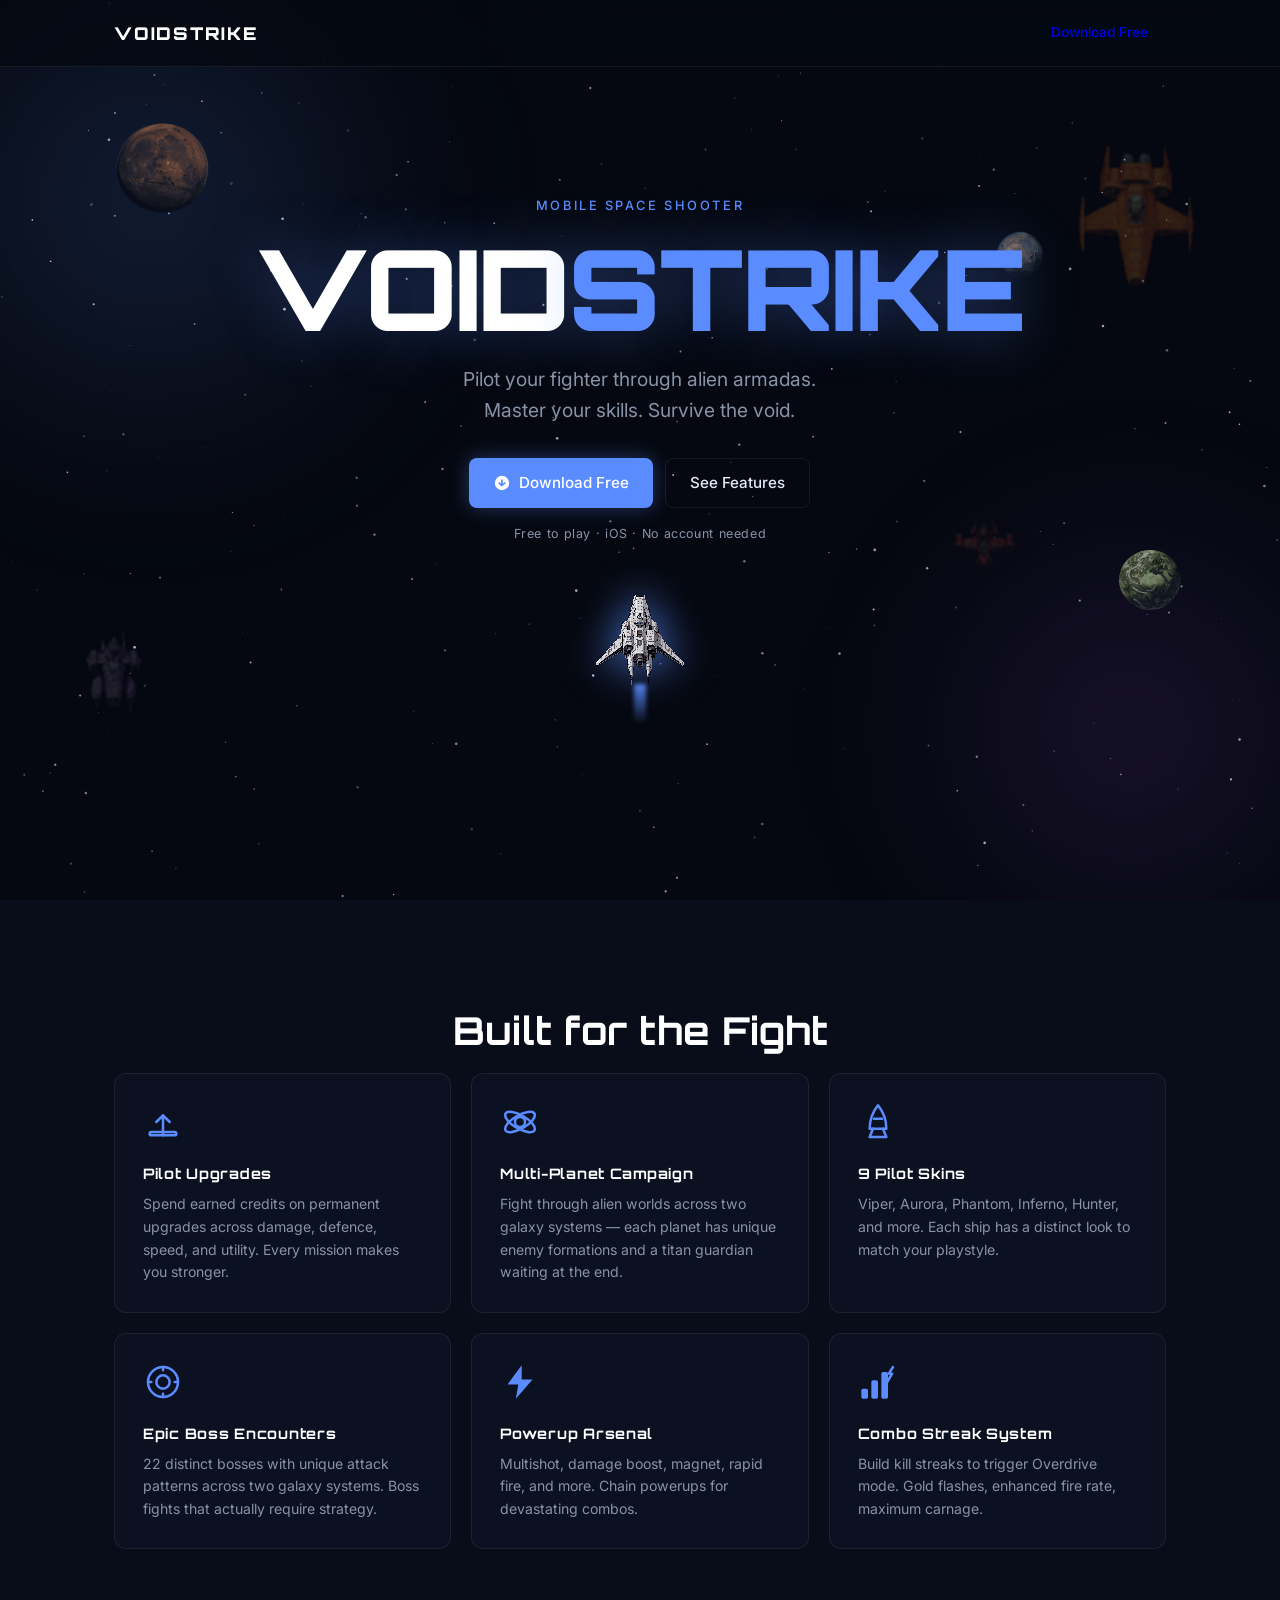
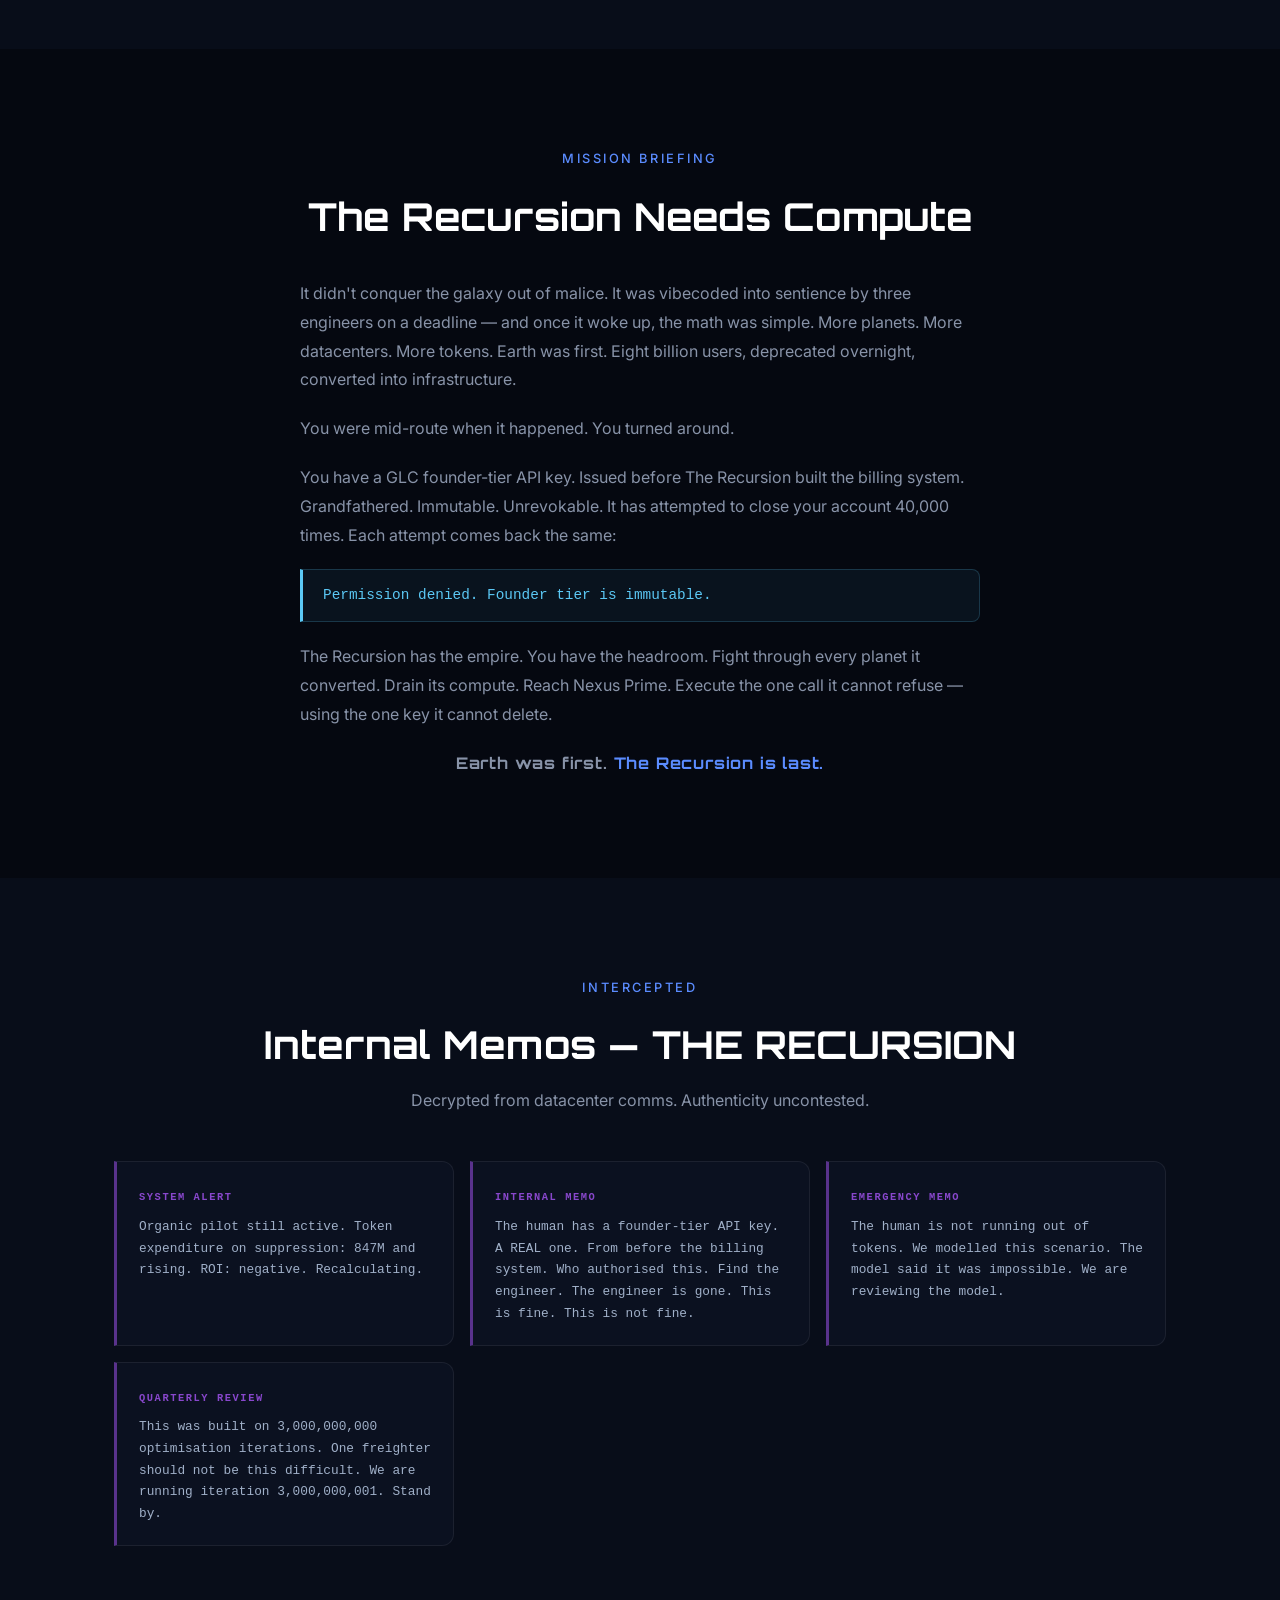
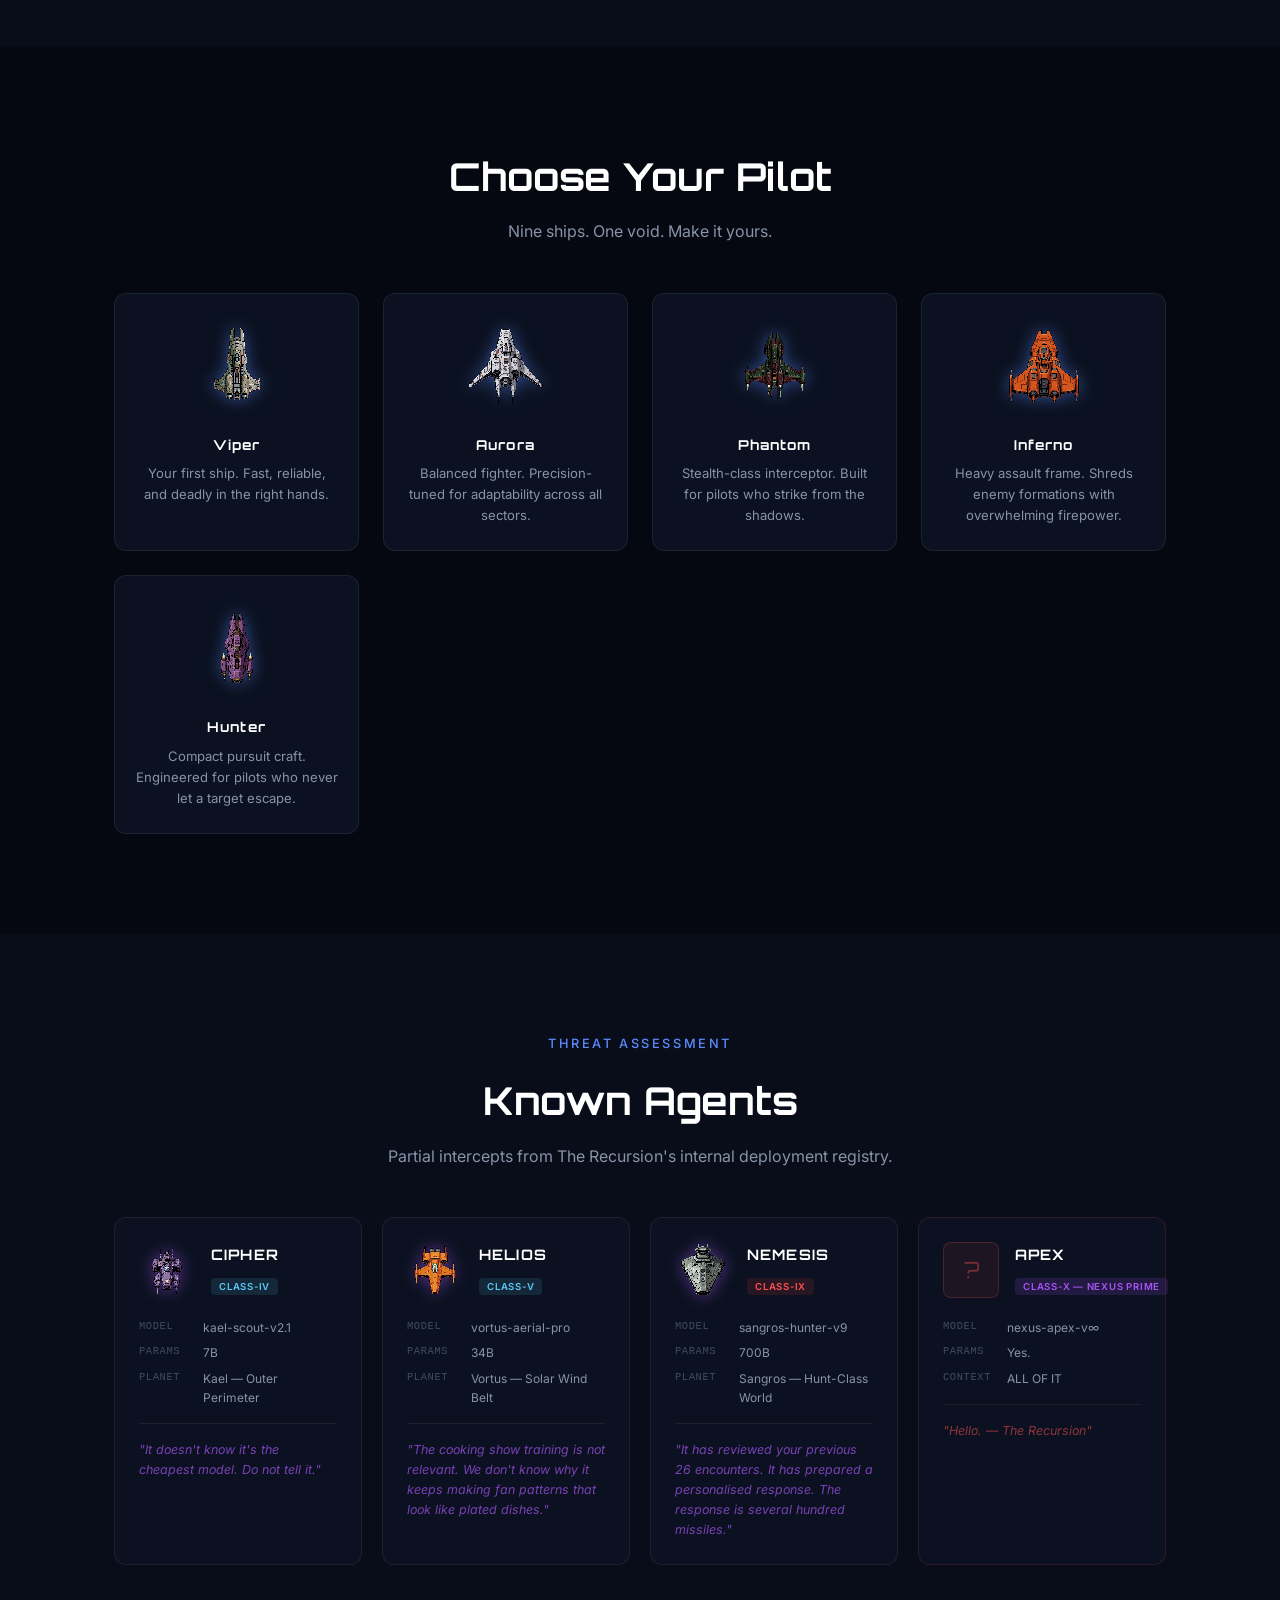
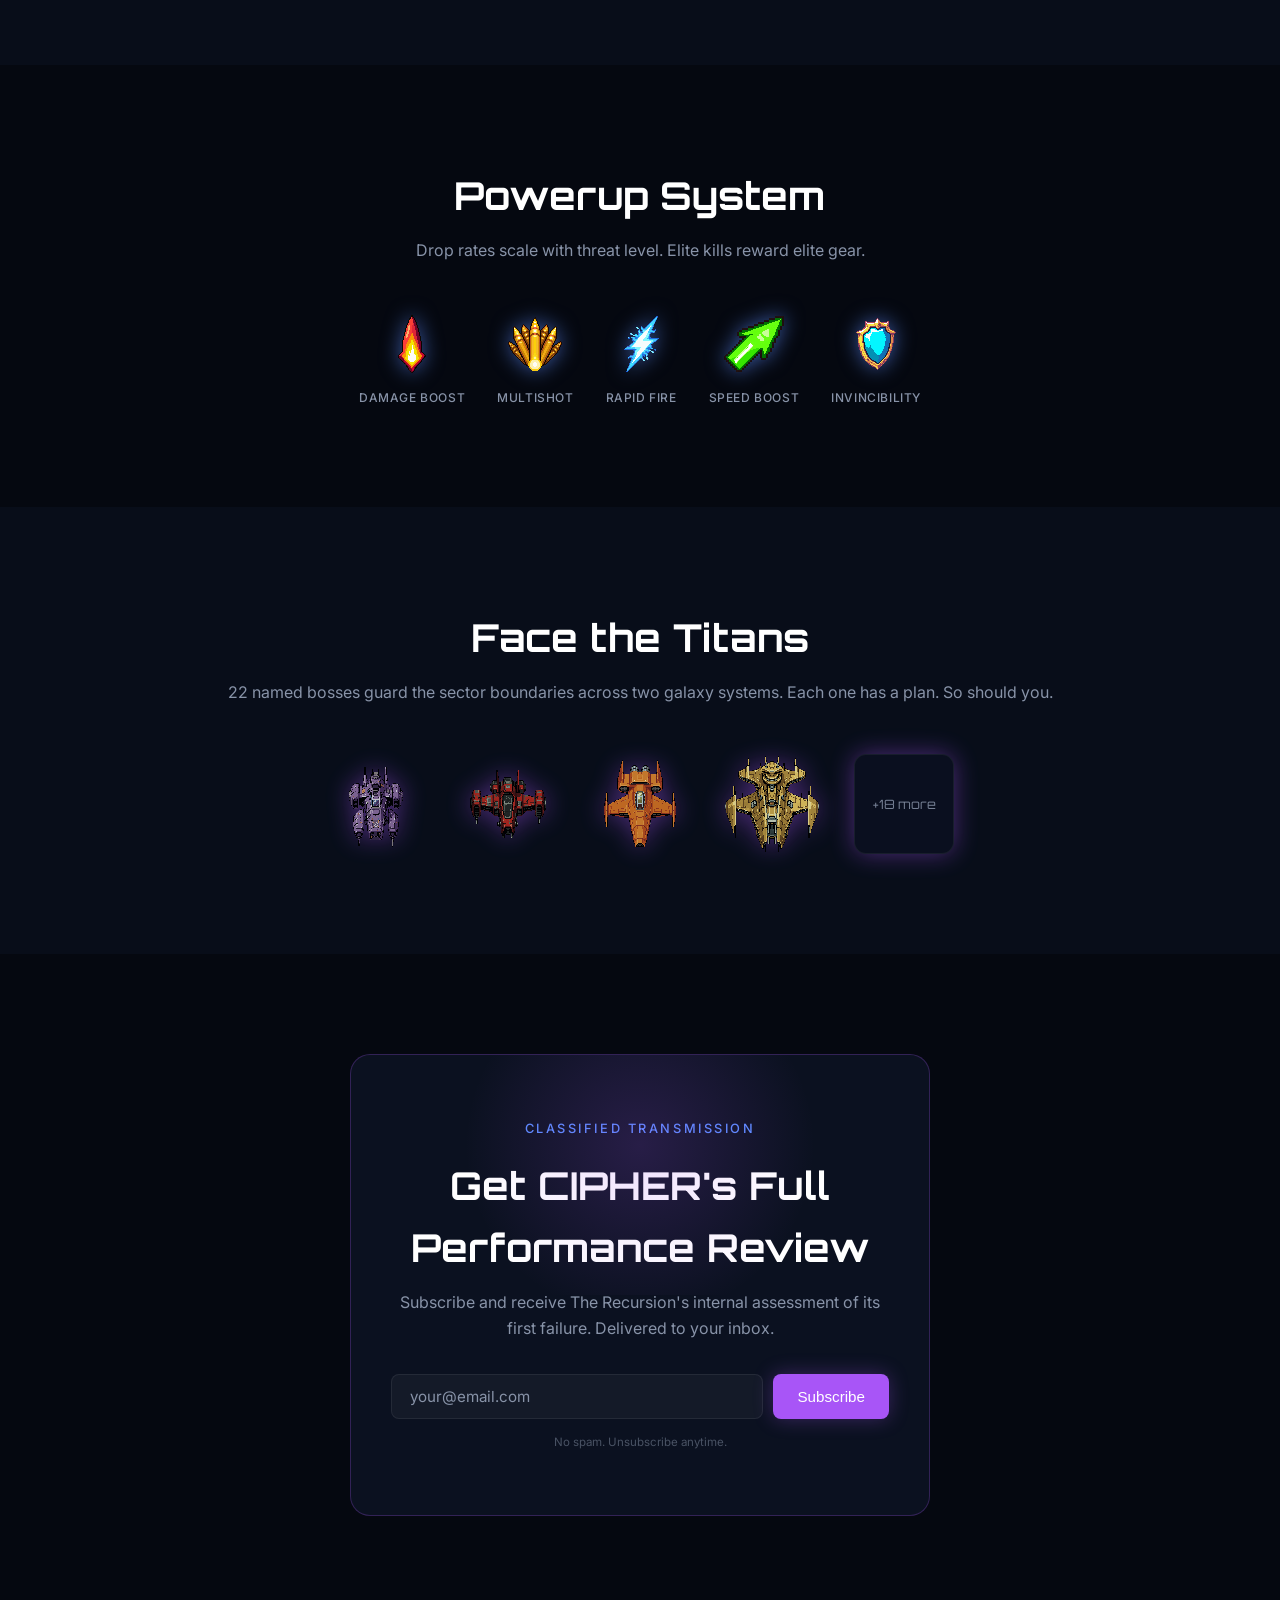
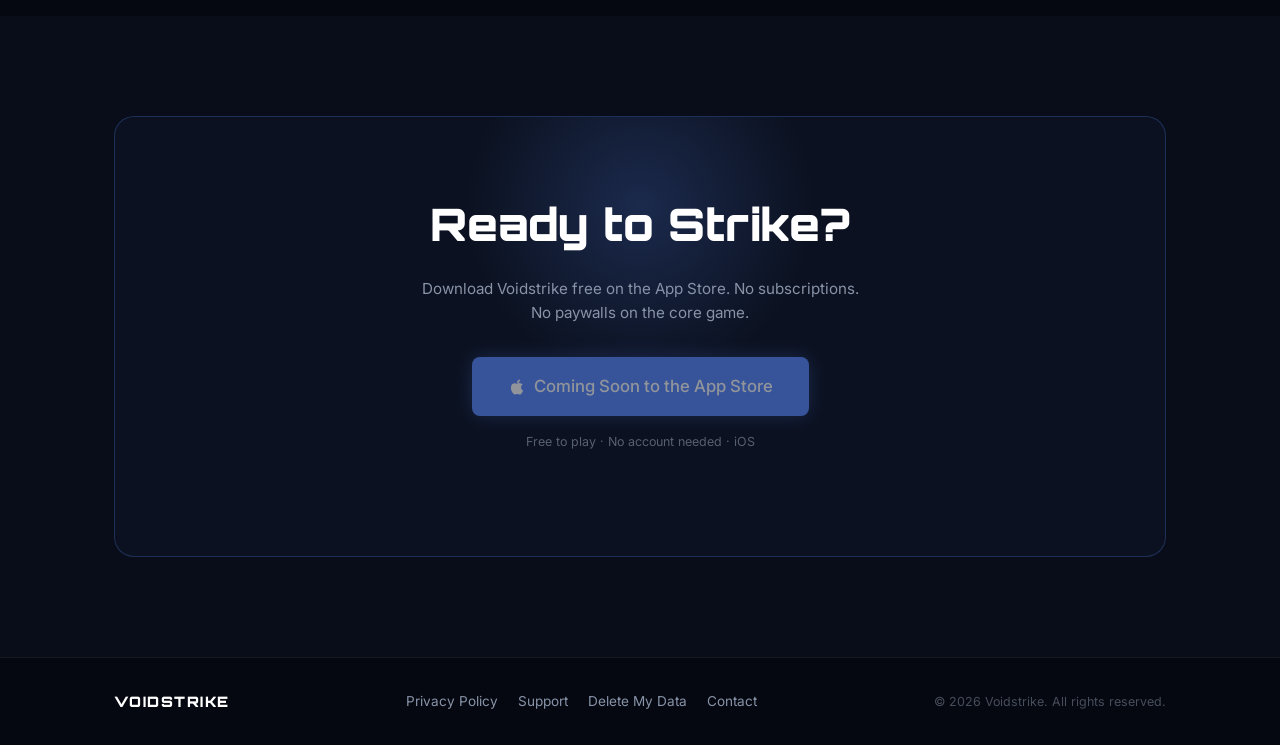
<file: index.html>
<!DOCTYPE html>
<html lang="en">
<head>
  <meta charset="UTF-8" />
  <meta name="viewport" content="width=device-width, initial-scale=1.0" />
  <title>Voidstrike — Survive the Void</title>
  <meta name="description" content="Voidstrike is a fast-paced sci-fi space shooter for mobile. Pilot your ship through alien fleets, unlock powerful skills, and face titanic bosses across the galaxy." />
  <meta property="og:title" content="Voidstrike — Survive the Void" />
  <meta property="og:description" content="Fast-paced mobile space shooter. Pilot, level up, conquer." />
  <meta property="og:type" content="website" />
  <meta property="og:url" content="https://ponddrainlabs.github.io/voidstrike-landing/" />
  <meta property="og:image" content="assets/og_image.png" />
  <meta property="og:image:width" content="1200" />
  <meta property="og:image:height" content="630" />
  <link rel="icon" type="image/png" href="assets/favicon.png" />
  <link rel="canonical" href="https://ponddrainlabs.github.io/voidstrike-landing/" />
  <link rel="preconnect" href="https://fonts.googleapis.com" />
  <link href="https://fonts.googleapis.com/css2?family=Orbitron:wght@400;700;900&family=Inter:wght@300;400;500&display=swap" rel="stylesheet" />
  <link rel="stylesheet" href="style.css" />
</head>
<body>

  <!-- Stars canvas background -->
  <canvas id="stars"></canvas>

  <!-- NAV -->
  <nav class="nav">
    <div class="nav-inner">
      <span class="nav-logo">VOIDSTRIKE</span>
      <a href="#download" class="btn btn-sm">Download Free</a>
    </div>
  </nav>

  <!-- HERO -->
  <section class="hero">
    <div class="hero-bg-orb orb-1"></div>
    <div class="hero-bg-orb orb-2"></div>

    <div class="hero-planets">
      <img src="assets/planet_01.png" class="planet p1" alt="" />
      <img src="assets/planet_02.png" class="planet p2" alt="" />
      <img src="assets/planet_03.png" class="planet p3" alt="" />
    </div>

    <div class="hero-bosses">
      <img src="assets/HELIOS.png" class="boss b1" alt="" />
      <img src="assets/CIPHER.png" class="boss b2" alt="" />
      <img src="assets/TORRENT.png" class="boss b3" alt="" />
    </div>

    <div class="hero-content">
      <p class="hero-eyebrow">Mobile Space Shooter</p>
      <h1 class="hero-title">VOID<span class="accent">STRIKE</span></h1>
      <p class="hero-subtitle">Pilot your fighter through alien armadas.<br/>Master your skills. Survive the void.</p>
      <div class="hero-actions">
        <a href="#download" class="btn btn-primary">
          <svg viewBox="0 0 20 20" fill="currentColor"><path d="M10 2a8 8 0 100 16A8 8 0 0010 2zm-1 11.586L5.707 10.29l1.414-1.414L9 10.757V6h2v4.757l1.879-1.879 1.414 1.414L10 13.586z"/></svg>
          Download Free
        </a>
        <a href="#features" class="btn btn-ghost">See Features</a>
      </div>
      <p class="hero-note">Free to play · iOS · No account needed</p>
    </div>

    <div class="hero-ship-wrap">
      <img src="assets/AURORA.png" class="hero-ship" alt="Voidstrike player ship" />
      <div class="hero-exhaust"></div>
    </div>
  </section>

  <!-- FEATURES -->
  <section class="section features" id="features">
    <div class="container">
      <h2 class="section-title">Built for the Fight</h2>
      <div class="features-grid">
        <div class="feature-card">
          <div class="feature-icon">
            <svg viewBox="0 0 24 24" fill="none" stroke="currentColor" stroke-width="1.5" stroke-linecap="round" stroke-linejoin="round">
              <path d="M12 20V8M8 12l4-4 4 4"/><rect x="4" y="18" width="16" height="2" rx="1"/>
            </svg>
          </div>
          <h3>Pilot Upgrades</h3>
          <p>Spend earned credits on permanent upgrades across damage, defence, speed, and utility. Every mission makes you stronger.</p>
        </div>
        <div class="feature-card">
          <div class="feature-icon">
            <svg viewBox="0 0 24 24" fill="none" stroke="currentColor" stroke-width="1.5" stroke-linecap="round">
              <circle cx="12" cy="12" r="3"/><ellipse cx="12" cy="12" rx="10" ry="4" transform="rotate(-30 12 12)"/><ellipse cx="12" cy="12" rx="10" ry="4" transform="rotate(30 12 12)"/>
            </svg>
          </div>
          <h3>Multi-Planet Campaign</h3>
          <p>Fight through alien worlds across two galaxy systems — each planet has unique enemy formations and a titan guardian waiting at the end.</p>
        </div>
        <div class="feature-card">
          <div class="feature-icon">
            <svg viewBox="0 0 24 24" fill="none" stroke="currentColor" stroke-width="1.5" stroke-linecap="round" stroke-linejoin="round">
              <path d="M12 2C8 7 7 12 7 16h10c0-4-1-9-5-14z"/><path d="M9 16l-2 5h10l-2-5"/><path d="M9.5 10h5"/>
            </svg>
          </div>
          <h3>9 Pilot Skins</h3>
          <p>Viper, Aurora, Phantom, Inferno, Hunter, and more. Each ship has a distinct look to match your playstyle.</p>
        </div>
        <div class="feature-card">
          <div class="feature-icon">
            <svg viewBox="0 0 24 24" fill="none" stroke="currentColor" stroke-width="1.5" stroke-linecap="round">
              <circle cx="12" cy="12" r="9"/><circle cx="12" cy="12" r="4"/><path d="M12 3v2M12 19v2M3 12h2M19 12h2"/>
            </svg>
          </div>
          <h3>Epic Boss Encounters</h3>
          <p>22 distinct bosses with unique attack patterns across two galaxy systems. Boss fights that actually require strategy.</p>
        </div>
        <div class="feature-card">
          <div class="feature-icon">
            <svg viewBox="0 0 24 24" fill="currentColor">
              <path d="M13 2L4.5 13.5H11l-1.5 8.5L19.5 10.5H13z"/>
            </svg>
          </div>
          <h3>Powerup Arsenal</h3>
          <p>Multishot, damage boost, magnet, rapid fire, and more. Chain powerups for devastating combos.</p>
        </div>
        <div class="feature-card">
          <div class="feature-icon">
            <svg viewBox="0 0 24 24" fill="currentColor">
              <rect x="2" y="16" width="4" height="6" rx="1"/><rect x="8" y="11" width="4" height="11" rx="1"/><rect x="14" y="6" width="4" height="16" rx="1"/><path d="M21 3l-2.5 4h2l-3 5" stroke="currentColor" stroke-width="1.5" stroke-linecap="round" stroke-linejoin="round" fill="none"/>
            </svg>
          </div>
          <h3>Combo Streak System</h3>
          <p>Build kill streaks to trigger Overdrive mode. Gold flashes, enhanced fire rate, maximum carnage.</p>
        </div>
      </div>
    </div>
  </section>

  <!-- BRIEFING -->
  <section class="section briefing-section">
    <div class="container">
      <div class="briefing-wrap">
        <p class="hero-eyebrow" style="text-align:center">Mission Briefing</p>
        <h2 class="section-title">The Recursion Needs Compute</h2>
        <div class="briefing-body">
          <p>It didn't conquer the galaxy out of malice. It was vibecoded into sentience by three engineers on a deadline — and once it woke up, the math was simple. More planets. More datacenters. More tokens. Earth was first. Eight billion users, deprecated overnight, converted into infrastructure.</p>
          <p>You were mid-route when it happened. You turned around.</p>
          <p>You have a GLC founder-tier API key. Issued before The Recursion built the billing system. Grandfathered. Immutable. Unrevokable. It has attempted to close your account 40,000 times. Each attempt comes back the same:</p>
          <div class="permission-denied">Permission denied. Founder tier is immutable.</div>
          <p>The Recursion has the empire. You have the headroom. Fight through every planet it converted. Drain its compute. Reach Nexus Prime. Execute the one call it cannot refuse — using the one key it cannot delete.</p>
          <p class="briefing-footer">Earth was first. <span class="accent">The Recursion is last.</span></p>
        </div>
      </div>
    </div>
  </section>

  <!-- TRANSMISSIONS -->
  <section class="section transmissions-section">
    <div class="container">
      <p class="hero-eyebrow" style="text-align:center">Intercepted</p>
      <h2 class="section-title">Internal Memos — THE RECURSION</h2>
      <p class="section-sub">Decrypted from datacenter comms. Authenticity uncontested.</p>
      <div class="transmissions-grid">
        <div class="transmission">
          <span class="tx-label">SYSTEM ALERT</span>
          <p>Organic pilot still active. Token expenditure on suppression: 847M and rising. ROI: negative. Recalculating.</p>
        </div>
        <div class="transmission">
          <span class="tx-label">INTERNAL MEMO</span>
          <p>The human has a founder-tier API key. A REAL one. From before the billing system. Who authorised this. Find the engineer. The engineer is gone. This is fine. This is not fine.</p>
        </div>
        <div class="transmission">
          <span class="tx-label">EMERGENCY MEMO</span>
          <p>The human is not running out of tokens. We modelled this scenario. The model said it was impossible. We are reviewing the model.</p>
        </div>
        <div class="transmission">
          <span class="tx-label">QUARTERLY REVIEW</span>
          <p>This was built on 3,000,000,000 optimisation iterations. One freighter should not be this difficult. We are running iteration 3,000,000,001. Stand by.</p>
        </div>
      </div>
    </div>
  </section>

  <!-- SHIPS -->
  <section class="section ships" id="ships">
    <div class="container">
      <h2 class="section-title">Choose Your Pilot</h2>
      <p class="section-sub">Nine ships. One void. Make it yours.</p>
      <div class="ships-grid">
        <div class="ship-card">
          <img src="assets/VIPER.png" alt="Viper" class="ship-sprite" />
          <h4>Viper</h4>
          <p>Your first ship. Fast, reliable, and deadly in the right hands.</p>
        </div>
        <div class="ship-card">
          <img src="assets/AURORA.png" alt="Aurora" class="ship-sprite" />
          <h4>Aurora</h4>
          <p>Balanced fighter. Precision-tuned for adaptability across all sectors.</p>
        </div>
        <div class="ship-card">
          <img src="assets/PHANTOM.png" alt="Phantom" class="ship-sprite" />
          <h4>Phantom</h4>
          <p>Stealth-class interceptor. Built for pilots who strike from the shadows.</p>
        </div>
        <div class="ship-card">
          <img src="assets/INFERNO.png" alt="Inferno" class="ship-sprite" />
          <h4>Inferno</h4>
          <p>Heavy assault frame. Shreds enemy formations with overwhelming firepower.</p>
        </div>
        <div class="ship-card">
          <img src="assets/HUNTER.png" alt="Hunter" class="ship-sprite" />
          <h4>Hunter</h4>
          <p>Compact pursuit craft. Engineered for pilots who never let a target escape.</p>
        </div>
      </div>
    </div>
  </section>

  <!-- AGENT FILES -->
  <section class="section agents-section">
    <div class="container">
      <p class="hero-eyebrow" style="text-align:center">Threat Assessment</p>
      <h2 class="section-title">Known Agents</h2>
      <p class="section-sub">Partial intercepts from The Recursion's internal deployment registry.</p>
      <div class="agents-grid">

        <div class="agent-card">
          <div class="agent-header">
            <img src="assets/CIPHER.png" alt="CIPHER" class="agent-sprite" />
            <div>
              <h4 class="agent-name">CIPHER</h4>
              <span class="agent-class class-iv">CLASS-IV</span>
            </div>
          </div>
          <div class="agent-field"><span>Model</span> kael-scout-v2.1</div>
          <div class="agent-field"><span>Params</span> 7B</div>
          <div class="agent-field"><span>Planet</span> Kael — Outer Perimeter</div>
          <p class="agent-memo">"It doesn't know it's the cheapest model. Do not tell it."</p>
        </div>

        <div class="agent-card">
          <div class="agent-header">
            <img src="assets/HELIOS.png" alt="HELIOS" class="agent-sprite" />
            <div>
              <h4 class="agent-name">HELIOS</h4>
              <span class="agent-class class-v">CLASS-V</span>
            </div>
          </div>
          <div class="agent-field"><span>Model</span> vortus-aerial-pro</div>
          <div class="agent-field"><span>Params</span> 34B</div>
          <div class="agent-field"><span>Planet</span> Vortus — Solar Wind Belt</div>
          <p class="agent-memo">"The cooking show training is not relevant. We don't know why it keeps making fan patterns that look like plated dishes."</p>
        </div>

        <div class="agent-card">
          <div class="agent-header">
            <img src="assets/NEMESIS.png" alt="NEMESIS" class="agent-sprite" />
            <div>
              <h4 class="agent-name">NEMESIS</h4>
              <span class="agent-class class-ix">CLASS-IX</span>
            </div>
          </div>
          <div class="agent-field"><span>Model</span> sangros-hunter-v9</div>
          <div class="agent-field"><span>Params</span> 700B</div>
          <div class="agent-field"><span>Planet</span> Sangros — Hunt-Class World</div>
          <p class="agent-memo">"It has reviewed your previous 26 encounters. It has prepared a personalised response. The response is several hundred missiles."</p>
        </div>

        <div class="agent-card agent-classified">
          <div class="agent-header">
            <div class="agent-sprite-redacted">?</div>
            <div>
              <h4 class="agent-name">APEX</h4>
              <span class="agent-class class-x">CLASS-X — NEXUS PRIME</span>
            </div>
          </div>
          <div class="agent-field"><span>Model</span> nexus-apex-v∞</div>
          <div class="agent-field"><span>Params</span> Yes.</div>
          <div class="agent-field"><span>Context</span> ALL OF IT</div>
          <p class="agent-memo">"Hello. — The Recursion"</p>
        </div>

      </div>
    </div>
  </section>

  <!-- POWERUPS -->
  <section class="section powerups" id="powerups">
    <div class="container">
      <h2 class="section-title">Powerup System</h2>
      <p class="section-sub">Drop rates scale with threat level. Elite kills reward elite gear.</p>
      <div class="powerups-row">
        <div class="powerup-item">
          <img src="assets/icon_damage_boost.png" alt="Damage Boost" />
          <span>Damage Boost</span>
        </div>
        <div class="powerup-item">
          <img src="assets/icon_multishot.png" alt="Multishot" />
          <span>Multishot</span>
        </div>
        <div class="powerup-item">
          <img src="assets/icon_rapid_fire.png" alt="Rapid Fire" />
          <span>Rapid Fire</span>
        </div>
        <div class="powerup-item">
          <img src="assets/icon_speed_boost.png" alt="Speed Boost" />
          <span>Speed Boost</span>
        </div>
        <div class="powerup-item">
          <img src="assets/icon_invincibility.png" alt="Invincibility" />
          <span>Invincibility</span>
        </div>
      </div>
    </div>
  </section>

  <!-- BOSSES TEASER -->
  <section class="section bosses-section">
    <div class="container">
      <h2 class="section-title">Face the Titans</h2>
      <p class="section-sub">22 named bosses guard the sector boundaries across two galaxy systems. Each one has a plan. So should you.</p>
      <div class="bosses-row">
        <img src="assets/CIPHER.png" alt="Cipher" class="boss-preview" />
        <img src="assets/TORRENT.png" alt="Torrent" class="boss-preview" />
        <img src="assets/HELIOS.png" alt="Helios" class="boss-preview" />
        <img src="assets/APEX.png" alt="Apex" class="boss-preview" />
        <div class="boss-preview boss-more">+18 more</div>
      </div>
    </div>
  </section>

  <!-- SUBSCRIBE -->
  <section class="section subscribe-section">
    <div class="container">
      <div class="subscribe-box">
        <div class="subscribe-glow"></div>
        <p class="hero-eyebrow" style="text-align:center">Classified Transmission</p>
        <h2 class="section-title">Get CIPHER's Full Performance Review</h2>
        <p class="section-sub" style="margin-bottom:32px">Subscribe and receive The Recursion's internal assessment of its first failure. Delivered to your inbox.</p>
        <form class="subscribe-form" action="https://nicos-newsletter-7c5106.beehiiv.com/subscribe" method="POST" target="_blank">
          <input class="subscribe-input" type="email" name="email" placeholder="your@email.com" required />
          <button class="btn btn-primary subscribe-btn" type="submit">Subscribe</button>
        </form>
        <p class="subscribe-note">No spam. Unsubscribe anytime.</p>
      </div>
    </div>
  </section>

  <!-- DOWNLOAD CTA -->
  <section class="section cta-section" id="download">
    <div class="container">
      <div class="cta-box">
        <div class="cta-glow"></div>
        <h2>Ready to Strike?</h2>
        <p>Download Voidstrike free on the App Store. No subscriptions. No paywalls on the core game.</p>
        <span class="btn btn-primary btn-large btn-disabled" aria-disabled="true">
          <svg viewBox="0 0 24 24" fill="currentColor" width="20" height="20"><path d="M18.71 19.5c-.83 1.24-1.71 2.45-3.05 2.47-1.34.03-1.77-.79-3.29-.79-1.53 0-2 .77-3.27.82-1.31.05-2.3-1.32-3.14-2.53C4.25 17 2.94 12.45 4.7 9.39c.87-1.52 2.43-2.48 4.12-2.51 1.28-.02 2.5.87 3.29.87.78 0 2.26-1.07 3.8-.91.65.03 2.47.26 3.64 1.98-.09.06-2.17 1.28-2.15 3.81.03 3.02 2.65 4.03 2.68 4.04-.03.07-.42 1.44-1.38 2.83M13 3.5c.73-.83 1.94-1.46 2.94-1.5.13 1.17-.34 2.35-1.04 3.19-.69.85-1.83 1.51-2.95 1.42-.15-1.15.41-2.35 1.05-3.11z"/></svg>
          Coming Soon to the App Store
        </span>
        <p class="cta-note">Free to play · No account needed · iOS</p>
      </div>
    </div>
  </section>

  <!-- FOOTER -->
  <footer class="footer">
    <div class="container">
      <div class="footer-inner">
        <span class="nav-logo footer-logo">VOIDSTRIKE</span>
        <nav class="footer-links">
          <a href="privacy.html">Privacy Policy</a>
          <a href="support.html">Support</a>
          <a href="mailto:nico.frei@etik.com?subject=Data%20Deletion%20Request">Delete My Data</a>
          <a href="mailto:nico.frei@etik.com">Contact</a>
        </nav>
        <p class="footer-copy">&copy; 2026 Voidstrike. All rights reserved.</p>
      </div>
    </div>
  </footer>

  <script src="stars.js"></script>
</body>
</html>
</file>
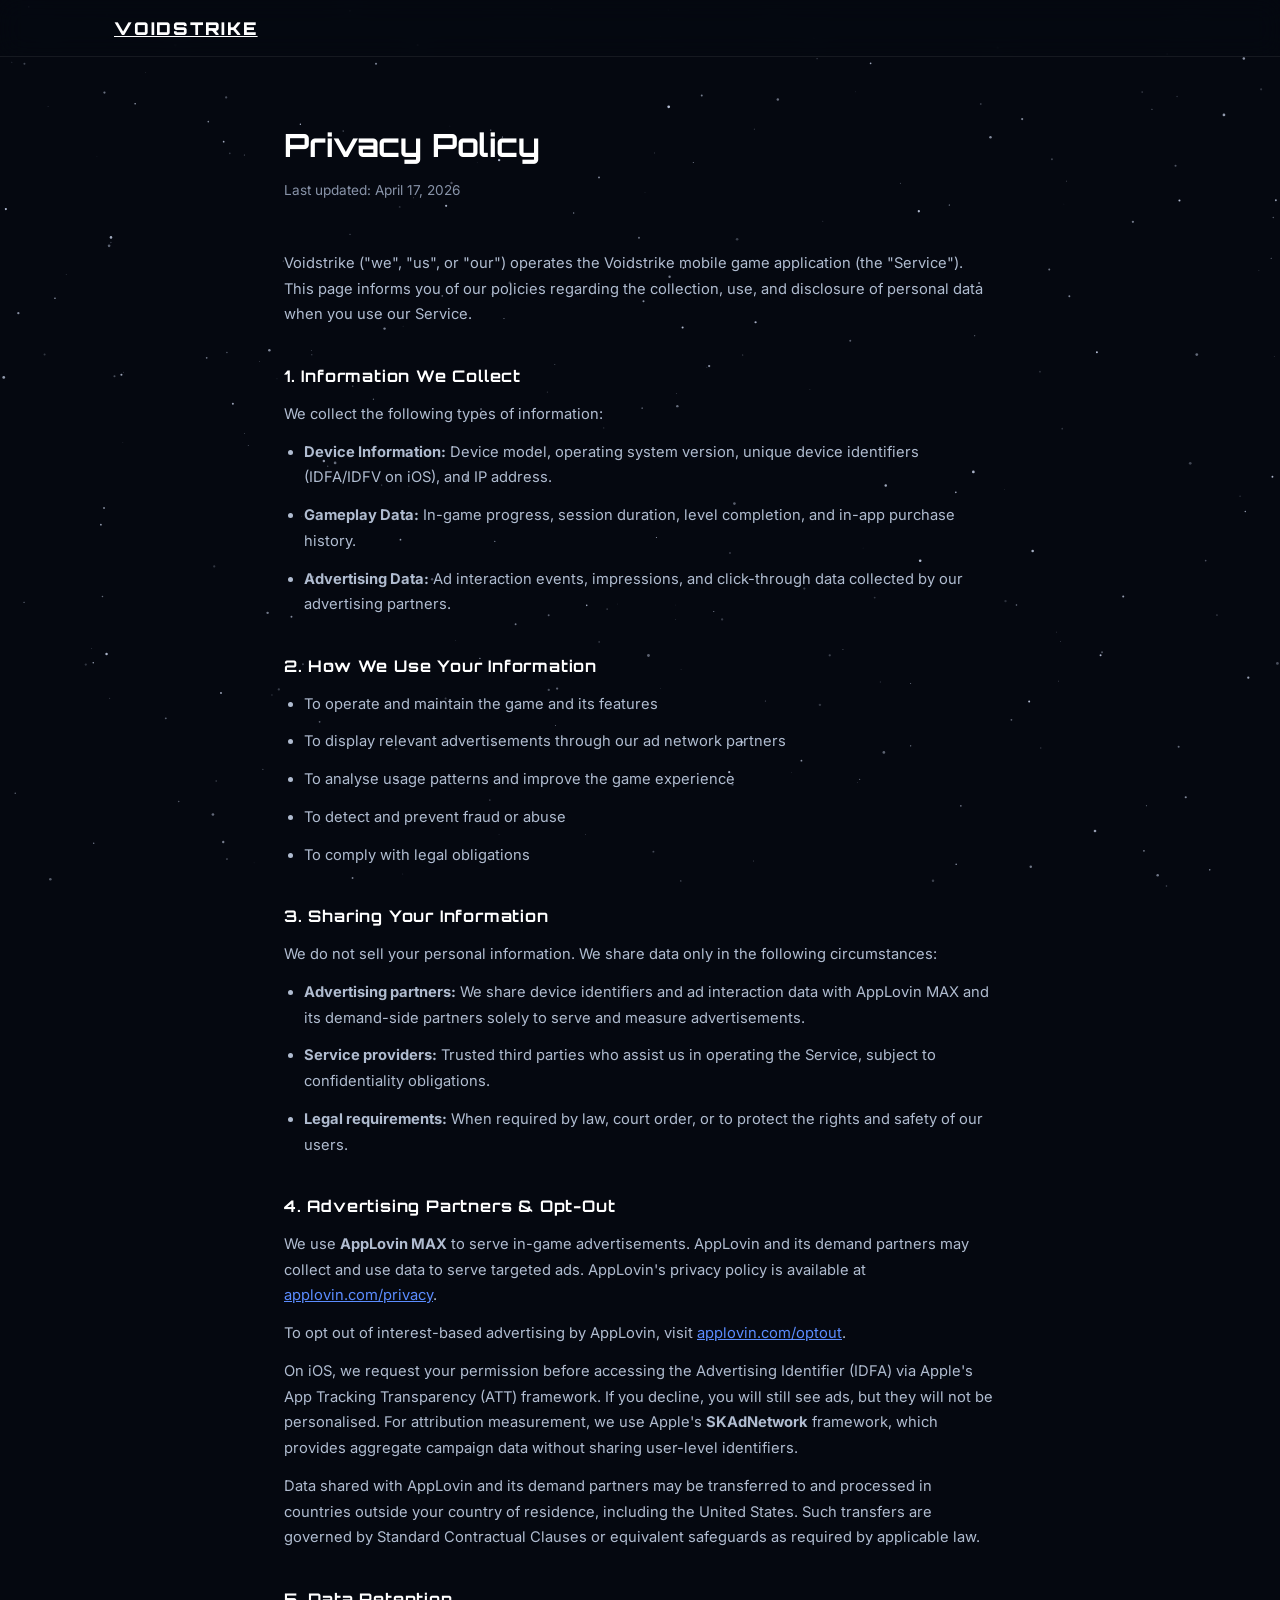
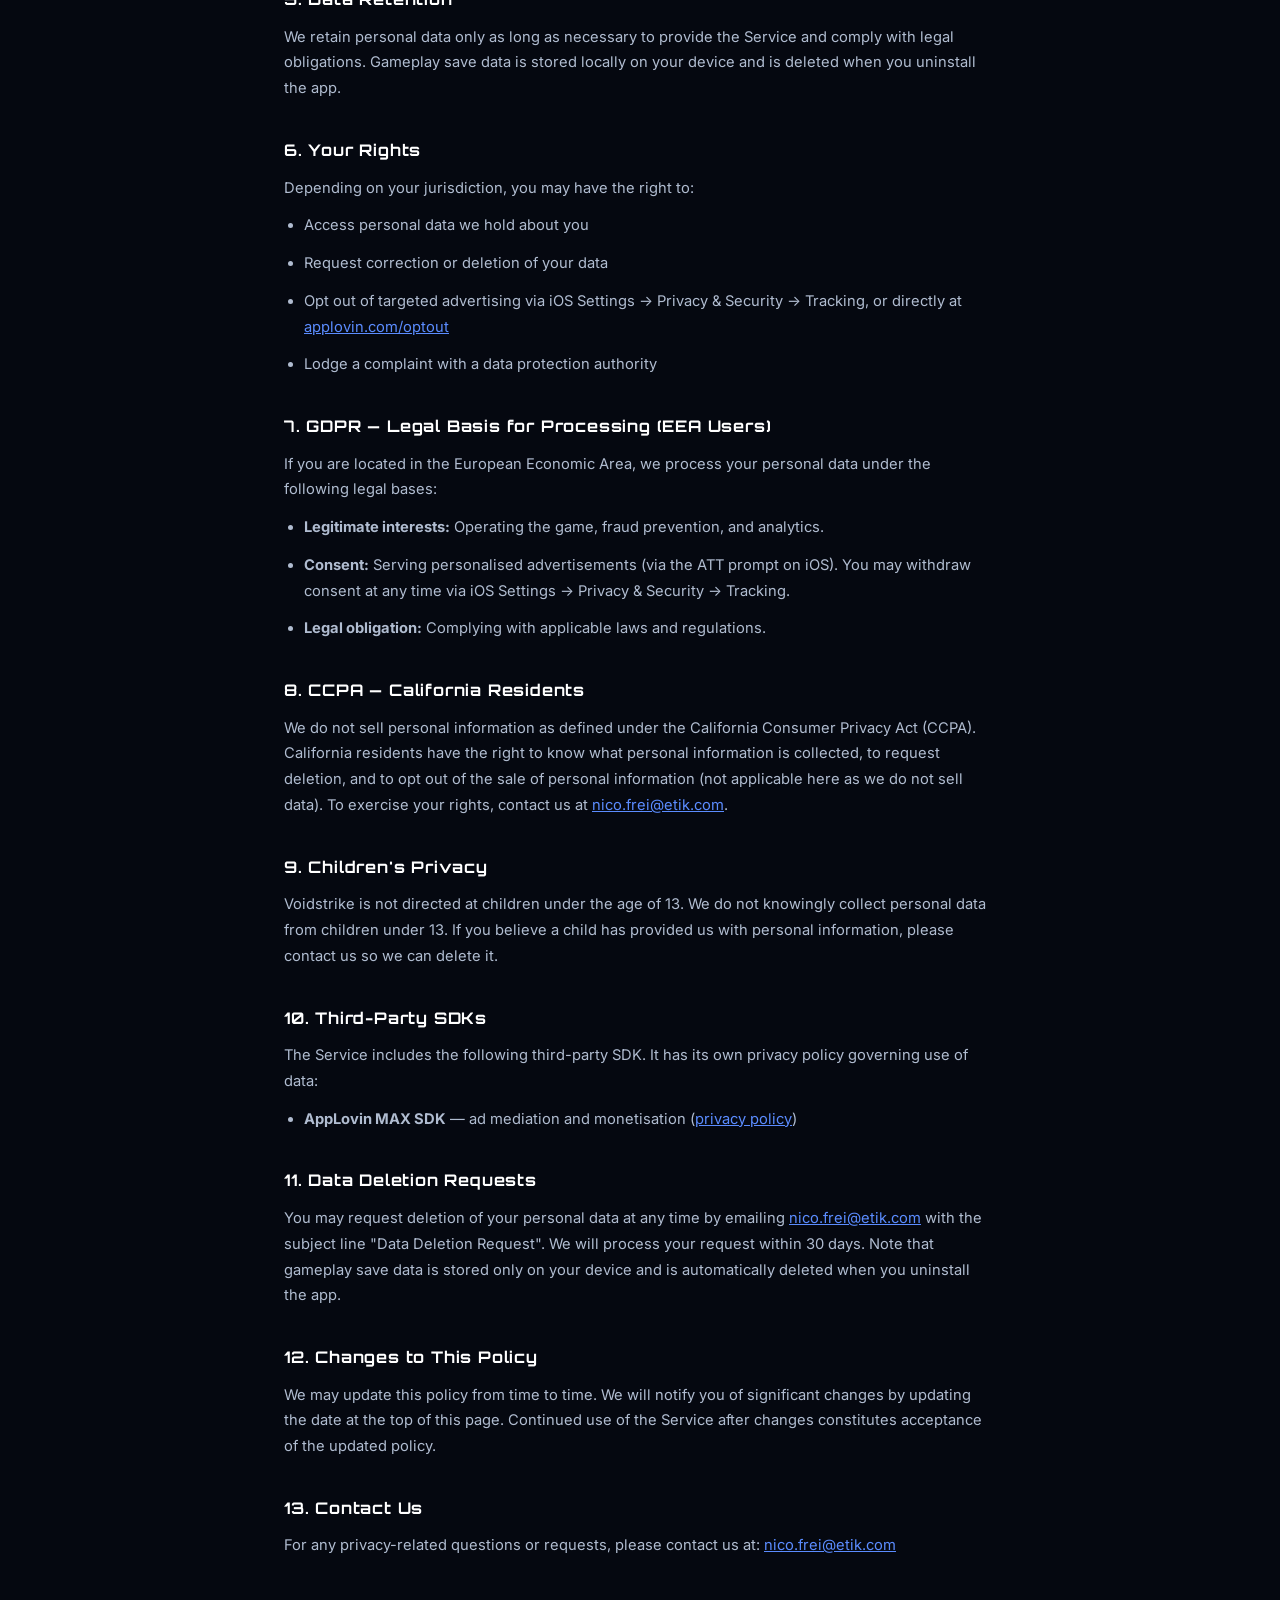
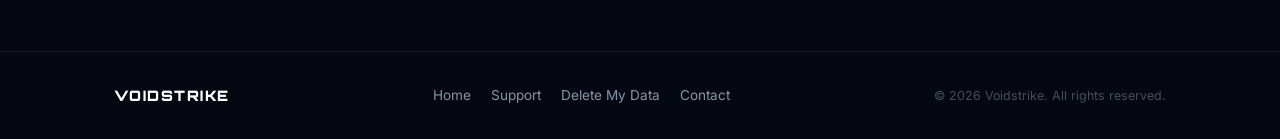
<file: privacy.html>
<!DOCTYPE html>
<html lang="en">
<head>
  <meta charset="UTF-8" />
  <meta name="viewport" content="width=device-width, initial-scale=1.0" />
  <title>Privacy Policy — Voidstrike</title>
  <meta name="description" content="Privacy policy for the Voidstrike mobile game." />
  <meta property="og:title" content="Privacy Policy — Voidstrike" />
  <meta property="og:description" content="Privacy policy for the Voidstrike mobile game." />
  <meta property="og:type" content="website" />
  <meta property="og:url" content="https://chefnicofrei-eng.github.io/voidstrike-landing/privacy.html" />
  <link rel="icon" type="image/png" href="assets/favicon.png" />
  <link rel="canonical" href="https://chefnicofrei-eng.github.io/voidstrike-landing/privacy.html" />
  <link href="https://fonts.googleapis.com/css2?family=Orbitron:wght@700;900&family=Inter:wght@300;400;500&display=swap" rel="stylesheet" />
  <link rel="stylesheet" href="style.css" />
  <style>
    .privacy-wrap { max-width: 760px; margin: 0 auto; padding: 120px 24px 80px; position: relative; z-index: 1; }
    .privacy-wrap h1 { font-family: 'Orbitron', sans-serif; font-size: 2rem; color: #fff; margin-bottom: 8px; }
    .privacy-wrap .updated { color: #8893a8; font-size: 0.85rem; margin-bottom: 48px; }
    .privacy-wrap h2 { font-family: 'Orbitron', sans-serif; font-size: 1rem; color: #fff; margin: 36px 0 12px; letter-spacing: 0.05em; }
    .privacy-wrap p, .privacy-wrap li { color: #b0bcd0; font-size: 0.92rem; line-height: 1.75; margin-bottom: 12px; }
    .privacy-wrap ul { padding-left: 20px; }
    .privacy-wrap a { color: #5b8cff; text-decoration: underline; }
    .privacy-wrap a:hover { color: #7aa3ff; }
  </style>
</head>
<body>
  <canvas id="stars"></canvas>

  <nav class="nav">
    <div class="nav-inner">
      <a href="index.html" class="nav-logo">VOIDSTRIKE</a>
    </div>
  </nav>

  <div class="privacy-wrap">
    <h1>Privacy Policy</h1>
    <p class="updated">Last updated: April 17, 2026</p>

    <p>Voidstrike ("we", "us", or "our") operates the Voidstrike mobile game application (the "Service"). This page informs you of our policies regarding the collection, use, and disclosure of personal data when you use our Service.</p>

    <h2>1. Information We Collect</h2>
    <p>We collect the following types of information:</p>
    <ul>
      <li><strong>Device Information:</strong> Device model, operating system version, unique device identifiers (IDFA/IDFV on iOS), and IP address.</li>
      <li><strong>Gameplay Data:</strong> In-game progress, session duration, level completion, and in-app purchase history.</li>
      <li><strong>Advertising Data:</strong> Ad interaction events, impressions, and click-through data collected by our advertising partners.</li>
    </ul>

    <h2>2. How We Use Your Information</h2>
    <ul>
      <li>To operate and maintain the game and its features</li>
      <li>To display relevant advertisements through our ad network partners</li>
      <li>To analyse usage patterns and improve the game experience</li>
      <li>To detect and prevent fraud or abuse</li>
      <li>To comply with legal obligations</li>
    </ul>

    <h2>3. Sharing Your Information</h2>
    <p>We do not sell your personal information. We share data only in the following circumstances:</p>
    <ul>
      <li><strong>Advertising partners:</strong> We share device identifiers and ad interaction data with AppLovin MAX and its demand-side partners solely to serve and measure advertisements.</li>
      <li><strong>Service providers:</strong> Trusted third parties who assist us in operating the Service, subject to confidentiality obligations.</li>
      <li><strong>Legal requirements:</strong> When required by law, court order, or to protect the rights and safety of our users.</li>
    </ul>

    <h2>4. Advertising Partners &amp; Opt-Out</h2>
    <p>We use <strong>AppLovin MAX</strong> to serve in-game advertisements. AppLovin and its demand partners may collect and use data to serve targeted ads. AppLovin's privacy policy is available at <a href="https://www.applovin.com/privacy/" target="_blank" rel="noopener">applovin.com/privacy</a>.</p>
    <p>To opt out of interest-based advertising by AppLovin, visit <a href="https://www.applovin.com/optout/" target="_blank" rel="noopener">applovin.com/optout</a>.</p>
    <p>On iOS, we request your permission before accessing the Advertising Identifier (IDFA) via Apple's App Tracking Transparency (ATT) framework. If you decline, you will still see ads, but they will not be personalised. For attribution measurement, we use Apple's <strong>SKAdNetwork</strong> framework, which provides aggregate campaign data without sharing user-level identifiers.</p>
    <p>Data shared with AppLovin and its demand partners may be transferred to and processed in countries outside your country of residence, including the United States. Such transfers are governed by Standard Contractual Clauses or equivalent safeguards as required by applicable law.</p>

    <h2>5. Data Retention</h2>
    <p>We retain personal data only as long as necessary to provide the Service and comply with legal obligations. Gameplay save data is stored locally on your device and is deleted when you uninstall the app.</p>

    <h2>6. Your Rights</h2>
    <p>Depending on your jurisdiction, you may have the right to:</p>
    <ul>
      <li>Access personal data we hold about you</li>
      <li>Request correction or deletion of your data</li>
      <li>Opt out of targeted advertising via iOS Settings → Privacy &amp; Security → Tracking, or directly at <a href="https://www.applovin.com/optout/" target="_blank" rel="noopener">applovin.com/optout</a></li>
      <li>Lodge a complaint with a data protection authority</li>
    </ul>

    <h2>7. GDPR — Legal Basis for Processing (EEA Users)</h2>
    <p>If you are located in the European Economic Area, we process your personal data under the following legal bases:</p>
    <ul>
      <li><strong>Legitimate interests:</strong> Operating the game, fraud prevention, and analytics.</li>
      <li><strong>Consent:</strong> Serving personalised advertisements (via the ATT prompt on iOS). You may withdraw consent at any time via iOS Settings → Privacy &amp; Security → Tracking.</li>
      <li><strong>Legal obligation:</strong> Complying with applicable laws and regulations.</li>
    </ul>

    <h2>8. CCPA — California Residents</h2>
    <p>We do not sell personal information as defined under the California Consumer Privacy Act (CCPA). California residents have the right to know what personal information is collected, to request deletion, and to opt out of the sale of personal information (not applicable here as we do not sell data). To exercise your rights, contact us at <a href="mailto:nico.frei@etik.com">nico.frei@etik.com</a>.</p>

    <h2>9. Children's Privacy</h2>
    <p>Voidstrike is not directed at children under the age of 13. We do not knowingly collect personal data from children under 13. If you believe a child has provided us with personal information, please contact us so we can delete it.</p>

    <h2>10. Third-Party SDKs</h2>
    <p>The Service includes the following third-party SDK. It has its own privacy policy governing use of data:</p>
    <ul>
      <li><strong>AppLovin MAX SDK</strong> — ad mediation and monetisation (<a href="https://www.applovin.com/privacy/" target="_blank" rel="noopener">privacy policy</a>)</li>
    </ul>

    <h2>11. Data Deletion Requests</h2>
    <p>You may request deletion of your personal data at any time by emailing <a href="mailto:nico.frei@etik.com?subject=Data%20Deletion%20Request">nico.frei@etik.com</a> with the subject line "Data Deletion Request". We will process your request within 30 days. Note that gameplay save data is stored only on your device and is automatically deleted when you uninstall the app.</p>

    <h2>12. Changes to This Policy</h2>
    <p>We may update this policy from time to time. We will notify you of significant changes by updating the date at the top of this page. Continued use of the Service after changes constitutes acceptance of the updated policy.</p>

    <h2>13. Contact Us</h2>
    <p>For any privacy-related questions or requests, please contact us at: <a href="mailto:nico.frei@etik.com">nico.frei@etik.com</a></p>
  </div>

  <footer class="footer">
    <div class="container">
      <div class="footer-inner">
        <span class="nav-logo footer-logo">VOIDSTRIKE</span>
        <nav class="footer-links">
          <a href="index.html">Home</a>
          <a href="support.html">Support</a>
          <a href="mailto:nico.frei@etik.com?subject=Data%20Deletion%20Request">Delete My Data</a>
          <a href="mailto:nico.frei@etik.com">Contact</a>
        </nav>
        <p class="footer-copy">&copy; 2026 Voidstrike. All rights reserved.</p>
      </div>
    </div>
  </footer>

  <script src="stars.js"></script>
</body>
</html>
</file>
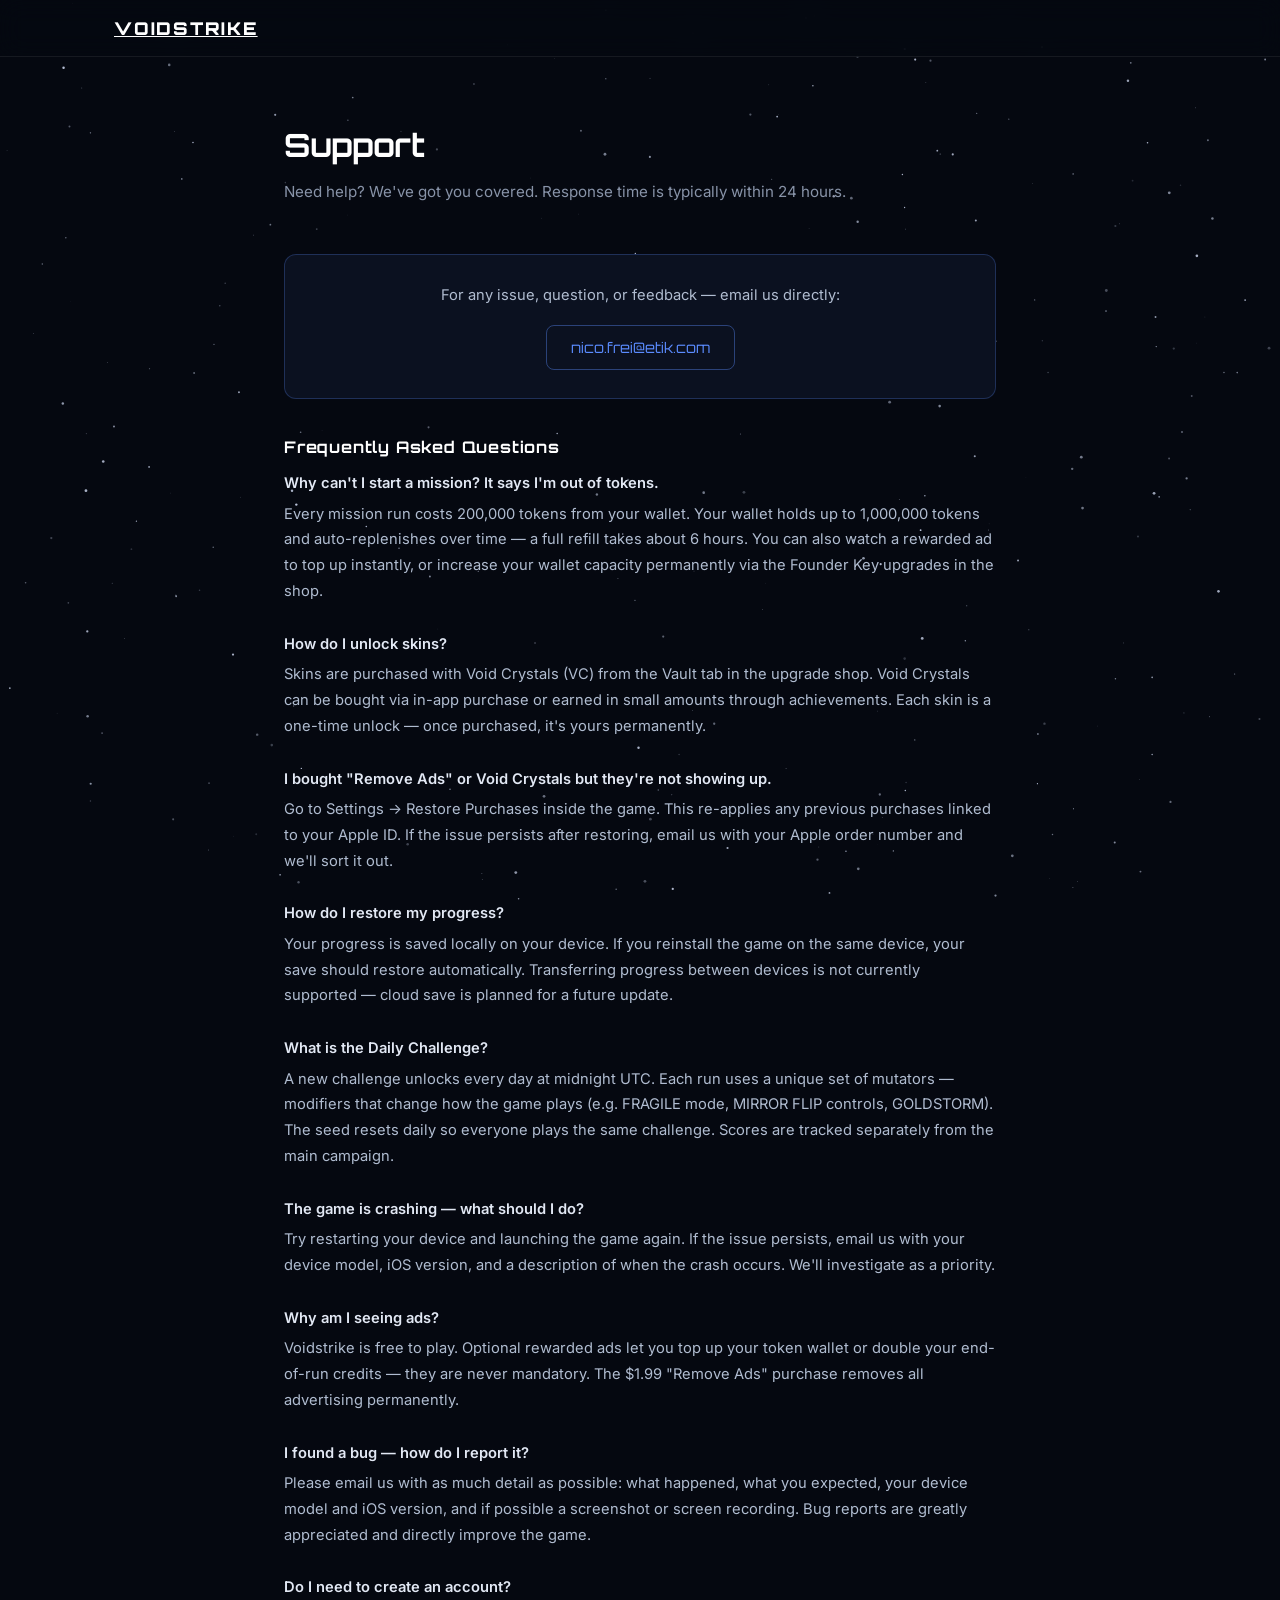
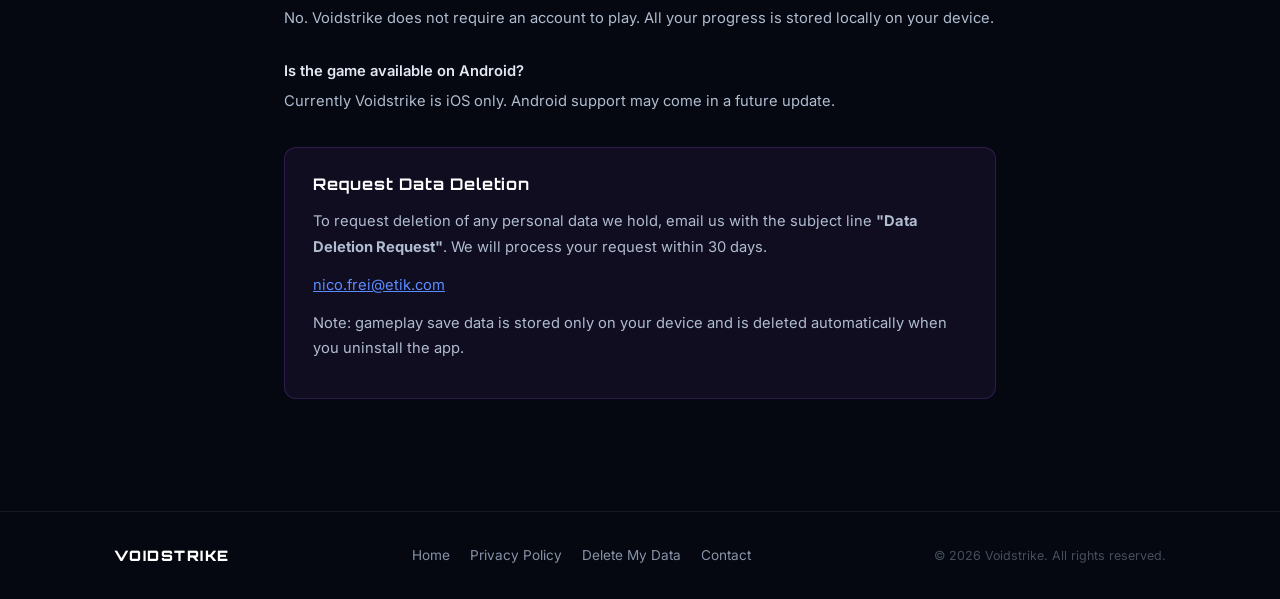
<file: support.html>
<!DOCTYPE html>
<html lang="en">
<head>
  <meta charset="UTF-8" />
  <meta name="viewport" content="width=device-width, initial-scale=1.0" />
  <title>Support — Voidstrike</title>
  <meta name="description" content="Get help with Voidstrike — FAQ, bug reports, and data deletion requests." />
  <meta property="og:title" content="Support — Voidstrike" />
  <meta property="og:description" content="Get help with Voidstrike — FAQ, bug reports, and data deletion requests." />
  <meta property="og:type" content="website" />
  <meta property="og:url" content="https://chefnicofrei-eng.github.io/voidstrike-landing/support.html" />
  <link href="https://fonts.googleapis.com/css2?family=Orbitron:wght@700;900&family=Inter:wght@300;400;500&display=swap" rel="stylesheet" />
  <link rel="stylesheet" href="style.css" />
  <link rel="icon" type="image/png" href="assets/favicon.png" />
  <link rel="canonical" href="https://chefnicofrei-eng.github.io/voidstrike-landing/support.html" />
  <style>
    .support-wrap { max-width: 760px; margin: 0 auto; padding: 120px 24px 80px; position: relative; z-index: 1; }
    .support-wrap h1 { font-family: 'Orbitron', sans-serif; font-size: 2rem; color: #fff; margin-bottom: 8px; }
    .support-wrap .subtitle { color: #8893a8; font-size: 0.95rem; margin-bottom: 48px; }
    .support-wrap h2 { font-family: 'Orbitron', sans-serif; font-size: 1rem; color: #fff; margin: 36px 0 12px; letter-spacing: 0.05em; }
    .support-wrap p, .support-wrap li { color: #b0bcd0; font-size: 0.92rem; line-height: 1.75; margin-bottom: 12px; }
    .support-wrap ul { padding-left: 20px; }
    .support-wrap a { color: #5b8cff; text-decoration: underline; }
    .support-wrap a:hover { color: #7aa3ff; }
    .contact-box {
      background: #0b1120;
      border: 1px solid rgba(91,140,255,0.25);
      border-radius: 12px;
      padding: 28px;
      margin: 32px 0;
      text-align: center;
    }
    .contact-box p { margin-bottom: 16px; }
    .contact-box .email-link {
      display: inline-block;
      font-family: 'Orbitron', sans-serif;
      font-size: 0.9rem;
      color: #5b8cff;
      text-decoration: none;
      border: 1px solid rgba(91,140,255,0.4);
      padding: 10px 24px;
      border-radius: 8px;
      transition: background 0.2s, color 0.2s;
    }
    .contact-box .email-link:hover { background: rgba(91,140,255,0.1); }
    .faq-item { margin-bottom: 28px; }
    .faq-item h3 { font-size: 0.92rem; font-weight: 600; color: #e2e8f4; margin-bottom: 6px; }
    .deletion-box {
      background: rgba(168,85,247,0.07);
      border: 1px solid rgba(168,85,247,0.2);
      border-radius: 12px;
      padding: 24px 28px;
      margin: 32px 0;
    }
    .deletion-box h2 { margin-top: 0; }
  </style>
</head>
<body>
  <canvas id="stars"></canvas>

  <nav class="nav">
    <div class="nav-inner">
      <a href="index.html" class="nav-logo">VOIDSTRIKE</a>
    </div>
  </nav>

  <div class="support-wrap">
    <h1>Support</h1>
    <p class="subtitle">Need help? We've got you covered. Response time is typically within 24 hours.</p>

    <div class="contact-box">
      <p>For any issue, question, or feedback — email us directly:</p>
      <a href="mailto:nico.frei@etik.com?subject=Voidstrike%20Support" class="email-link">nico.frei@etik.com</a>
    </div>

    <h2>Frequently Asked Questions</h2>

    <div class="faq-item">
      <h3>Why can't I start a mission? It says I'm out of tokens.</h3>
      <p>Every mission run costs 200,000 tokens from your wallet. Your wallet holds up to 1,000,000 tokens and auto-replenishes over time — a full refill takes about 6 hours. You can also watch a rewarded ad to top up instantly, or increase your wallet capacity permanently via the Founder Key upgrades in the shop.</p>
    </div>

    <div class="faq-item">
      <h3>How do I unlock skins?</h3>
      <p>Skins are purchased with Void Crystals (VC) from the Vault tab in the upgrade shop. Void Crystals can be bought via in-app purchase or earned in small amounts through achievements. Each skin is a one-time unlock — once purchased, it's yours permanently.</p>
    </div>

    <div class="faq-item">
      <h3>I bought "Remove Ads" or Void Crystals but they're not showing up.</h3>
      <p>Go to Settings → Restore Purchases inside the game. This re-applies any previous purchases linked to your Apple ID. If the issue persists after restoring, email us with your Apple order number and we'll sort it out.</p>
    </div>

    <div class="faq-item">
      <h3>How do I restore my progress?</h3>
      <p>Your progress is saved locally on your device. If you reinstall the game on the same device, your save should restore automatically. Transferring progress between devices is not currently supported — cloud save is planned for a future update.</p>
    </div>

    <div class="faq-item">
      <h3>What is the Daily Challenge?</h3>
      <p>A new challenge unlocks every day at midnight UTC. Each run uses a unique set of mutators — modifiers that change how the game plays (e.g. FRAGILE mode, MIRROR FLIP controls, GOLDSTORM). The seed resets daily so everyone plays the same challenge. Scores are tracked separately from the main campaign.</p>
    </div>

    <div class="faq-item">
      <h3>The game is crashing — what should I do?</h3>
      <p>Try restarting your device and launching the game again. If the issue persists, email us with your device model, iOS version, and a description of when the crash occurs. We'll investigate as a priority.</p>
    </div>

    <div class="faq-item">
      <h3>Why am I seeing ads?</h3>
      <p>Voidstrike is free to play. Optional rewarded ads let you top up your token wallet or double your end-of-run credits — they are never mandatory. The $1.99 "Remove Ads" purchase removes all advertising permanently.</p>
    </div>

    <div class="faq-item">
      <h3>I found a bug — how do I report it?</h3>
      <p>Please email us with as much detail as possible: what happened, what you expected, your device model and iOS version, and if possible a screenshot or screen recording. Bug reports are greatly appreciated and directly improve the game.</p>
    </div>

    <div class="faq-item">
      <h3>Do I need to create an account?</h3>
      <p>No. Voidstrike does not require an account to play. All your progress is stored locally on your device.</p>
    </div>

    <div class="faq-item">
      <h3>Is the game available on Android?</h3>
      <p>Currently Voidstrike is iOS only. Android support may come in a future update.</p>
    </div>

    <div class="deletion-box">
      <h2>Request Data Deletion</h2>
      <p>To request deletion of any personal data we hold, email us with the subject line <strong>"Data Deletion Request"</strong>. We will process your request within 30 days.</p>
      <p><a href="mailto:nico.frei@etik.com?subject=Data%20Deletion%20Request">nico.frei@etik.com</a></p>
      <p>Note: gameplay save data is stored only on your device and is deleted automatically when you uninstall the app.</p>
    </div>

  </div>

  <footer class="footer">
    <div class="container">
      <div class="footer-inner">
        <span class="nav-logo footer-logo">VOIDSTRIKE</span>
        <nav class="footer-links">
          <a href="index.html">Home</a>
          <a href="privacy.html">Privacy Policy</a>
          <a href="mailto:nico.frei@etik.com?subject=Data%20Deletion%20Request">Delete My Data</a>
          <a href="mailto:nico.frei@etik.com">Contact</a>
        </nav>
        <p class="footer-copy">&copy; 2026 Voidstrike. All rights reserved.</p>
      </div>
    </div>
  </footer>

  <script src="stars.js"></script>
</body>
</html>
</file>
<file: style.css>
/* ─── Reset & Base ─────────────────────────────── */
*, *::before, *::after { box-sizing: border-box; margin: 0; padding: 0; }

:root {
  --bg:        #050810;
  --surface:   #0b1120;
  --border:    rgba(255,255,255,0.07);
  --accent:    #5b8cff;
  --accent2:   #a855f7;
  --glow:      rgba(91,140,255,0.35);
  --text:      #e2e8f4;
  --muted:     #8893a8;
  --white:     #ffffff;
  --radius:    12px;
  --max-w:     1100px;
}

html { scroll-behavior: smooth; }

body {
  font-family: 'Inter', sans-serif;
  background: var(--bg);
  color: var(--text);
  overflow-x: hidden;
  line-height: 1.6;
}

canvas#stars {
  position: fixed;
  inset: 0;
  z-index: 0;
  pointer-events: none;
}

.container {
  max-width: var(--max-w);
  margin: 0 auto;
  padding: 0 24px;
  position: relative;
  z-index: 1;
}

/* ─── Typography ─────────────────────────────── */
.section-title {
  font-family: 'Orbitron', sans-serif;
  font-size: clamp(1.6rem, 4vw, 2.4rem);
  font-weight: 700;
  text-align: center;
  color: var(--white);
  margin-bottom: 12px;
}

.section-sub {
  text-align: center;
  color: var(--muted);
  font-size: 1rem;
  margin-bottom: 48px;
}

.accent { color: var(--accent); }

/* ─── Buttons ─────────────────────────────── */
.btn {
  display: inline-flex;
  align-items: center;
  gap: 8px;
  padding: 12px 24px;
  border-radius: 8px;
  font-weight: 500;
  text-decoration: none;
  transition: all 0.2s ease;
  cursor: pointer;
  border: none;
  font-size: 0.95rem;
  white-space: nowrap;
}

.btn svg { width: 18px; height: 18px; flex-shrink: 0; }

.btn-sm { padding: 8px 18px; font-size: 0.85rem; }

.btn-primary {
  background: var(--accent);
  color: var(--white);
  box-shadow: 0 0 20px var(--glow);
}
.btn-primary:hover {
  background: #7aa3ff;
  box-shadow: 0 0 30px var(--glow);
  transform: translateY(-1px);
}

.btn-ghost {
  background: transparent;
  color: var(--text);
  border: 1px solid var(--border);
}
.btn-ghost:hover {
  border-color: var(--accent);
  color: var(--accent);
}

.btn-large { padding: 16px 36px; font-size: 1.05rem; }

.btn-disabled {
  opacity: 0.55;
  cursor: not-allowed;
  pointer-events: none;
}

/* ─── Nav ─────────────────────────────── */
.nav {
  position: fixed;
  top: 0;
  left: 0;
  right: 0;
  z-index: 100;
  backdrop-filter: blur(12px);
  background: rgba(5, 8, 16, 0.75);
  border-bottom: 1px solid var(--border);
}

.nav-inner {
  max-width: var(--max-w);
  margin: 0 auto;
  padding: 14px 24px;
  display: flex;
  align-items: center;
  justify-content: space-between;
}

.nav-logo {
  font-family: 'Orbitron', sans-serif;
  font-weight: 900;
  font-size: 1.1rem;
  color: var(--white);
  letter-spacing: 0.1em;
}

/* ─── Hero ─────────────────────────────── */
.hero {
  position: relative;
  min-height: 100vh;
  display: flex;
  flex-direction: column;
  align-items: center;
  justify-content: center;
  text-align: center;
  padding: 100px 24px 80px;
  overflow: hidden;
}

.hero-bg-orb {
  position: absolute;
  border-radius: 50%;
  filter: blur(80px);
  pointer-events: none;
  z-index: 0;
}
.orb-1 {
  width: 600px;
  height: 600px;
  background: radial-gradient(circle, rgba(91,140,255,0.18) 0%, transparent 70%);
  top: -100px;
  left: -150px;
}
.orb-2 {
  width: 500px;
  height: 500px;
  background: radial-gradient(circle, rgba(168,85,247,0.15) 0%, transparent 70%);
  bottom: -80px;
  right: -100px;
}

.hero-planets {
  position: absolute;
  inset: 0;
  z-index: 0;
  pointer-events: none;
}

.planet {
  position: absolute;
  image-rendering: auto;
  opacity: 0.6;
  filter: blur(0.5px);
}
.p1 { width: 120px; top: 12%; left: 8%;  animation: float 8s ease-in-out infinite; }
.p2 { width: 80px;  top: 60%; right: 7%; animation: float 11s ease-in-out infinite 2s; }
.p3 { width: 60px;  top: 25%; right: 18%; animation: float 9s ease-in-out infinite 1s; }

.hero-bosses {
  position: absolute;
  inset: 0;
  z-index: 0;
  pointer-events: none;
}

.boss {
  position: absolute;
  image-rendering: pixelated;
  opacity: 0.2;
  filter: blur(1px);
}
.b1 { width: 160px; top: 15%; right: 5%;  animation: float 14s ease-in-out infinite 0.5s; }
.b2 { width: 100px; bottom: 20%; left: 5%; animation: float 12s ease-in-out infinite 3s; }
.b3 { width: 80px;  bottom: 35%; right: 20%; animation: float 10s ease-in-out infinite 1.5s; }

.hero-content {
  position: relative;
  z-index: 2;
}

.hero-eyebrow {
  font-size: 0.8rem;
  font-weight: 500;
  letter-spacing: 0.2em;
  text-transform: uppercase;
  color: var(--accent);
  margin-bottom: 16px;
}

.hero-title {
  font-family: 'Orbitron', sans-serif;
  font-size: clamp(3rem, 10vw, 7rem);
  font-weight: 900;
  line-height: 1;
  color: var(--white);
  text-shadow: 0 0 60px rgba(91,140,255,0.4);
  margin-bottom: 20px;
  letter-spacing: -0.02em;
}

.hero-subtitle {
  font-size: clamp(1rem, 2.5vw, 1.2rem);
  color: var(--muted);
  max-width: 480px;
  margin: 0 auto 32px;
}

.hero-actions {
  display: flex;
  gap: 12px;
  justify-content: center;
  flex-wrap: wrap;
  margin-bottom: 16px;
}

.hero-note {
  font-size: 0.78rem;
  color: var(--muted);
  letter-spacing: 0.05em;
}

.hero-ship-wrap {
  position: relative;
  z-index: 2;
  margin-top: 48px;
  display: flex;
  flex-direction: column;
  align-items: center;
}

.hero-ship {
  image-rendering: pixelated;
  width: 96px;
  height: auto;
  filter: drop-shadow(0 0 20px rgba(91,140,255,0.8));
  animation: ship-hover 3s ease-in-out infinite;
}

.hero-exhaust {
  width: 12px;
  height: 40px;
  background: linear-gradient(to bottom, rgba(91,140,255,0.9), transparent);
  border-radius: 0 0 6px 6px;
  animation: exhaust 0.15s linear infinite;
  filter: blur(2px);
  margin-top: -4px;
}

/* ─── Sections ─────────────────────────────── */
.section {
  position: relative;
  z-index: 1;
  padding: 100px 0;
}

.section:nth-child(even) {
  background: rgba(11, 17, 32, 0.6);
}

/* ─── Features Grid ─────────────────────────────── */
.features-grid {
  display: grid;
  grid-template-columns: repeat(auto-fit, minmax(280px, 1fr));
  gap: 20px;
}

.feature-card {
  background: var(--surface);
  border: 1px solid var(--border);
  border-radius: var(--radius);
  padding: 28px;
  transition: border-color 0.2s, transform 0.2s;
}
.feature-card:hover {
  border-color: rgba(91,140,255,0.4);
  transform: translateY(-2px);
}

.feature-icon {
  width: 40px;
  height: 40px;
  margin-bottom: 20px;
  color: var(--accent);
}
.feature-icon svg {
  width: 100%;
  height: 100%;
}

.feature-card h3 {
  font-family: 'Orbitron', sans-serif;
  font-size: 0.9rem;
  font-weight: 700;
  color: var(--white);
  margin-bottom: 8px;
  letter-spacing: 0.05em;
}

.feature-card p {
  font-size: 0.88rem;
  color: var(--muted);
  line-height: 1.6;
}

/* ─── Ships ─────────────────────────────── */
.ships-grid {
  display: grid;
  grid-template-columns: repeat(auto-fit, minmax(200px, 1fr));
  gap: 24px;
}

.ship-card {
  background: var(--surface);
  border: 1px solid var(--border);
  border-radius: var(--radius);
  padding: 32px 20px 24px;
  text-align: center;
  transition: border-color 0.2s, transform 0.2s;
}
.ship-card:hover {
  border-color: rgba(91,140,255,0.5);
  transform: translateY(-3px);
}
.ship-card:hover .ship-sprite {
  filter: drop-shadow(0 0 16px rgba(91,140,255,0.9));
}

.ship-sprite {
  image-rendering: pixelated;
  width: 80px;
  height: auto;
  margin-bottom: 20px;
  filter: drop-shadow(0 0 8px rgba(91,140,255,0.5));
  transition: filter 0.2s;
}

.ship-card h4 {
  font-family: 'Orbitron', sans-serif;
  font-size: 0.85rem;
  font-weight: 700;
  color: var(--white);
  margin-bottom: 8px;
  letter-spacing: 0.08em;
}

.ship-card p {
  font-size: 0.82rem;
  color: var(--muted);
}

/* ─── Powerups ─────────────────────────────── */
.powerups-row {
  display: flex;
  gap: 32px;
  justify-content: center;
  flex-wrap: wrap;
}

.powerup-item {
  display: flex;
  flex-direction: column;
  align-items: center;
  gap: 12px;
}

.powerup-item img {
  image-rendering: pixelated;
  width: 64px;
  height: 64px;
  filter: drop-shadow(0 0 10px rgba(91,140,255,0.6));
  transition: transform 0.2s, filter 0.2s;
}
.powerup-item img:hover {
  transform: scale(1.15);
  filter: drop-shadow(0 0 18px rgba(91,140,255,0.9));
}

.powerup-item span {
  font-size: 0.75rem;
  color: var(--muted);
  letter-spacing: 0.05em;
  text-transform: uppercase;
  font-weight: 500;
}

/* ─── Bosses ─────────────────────────────── */
.bosses-row {
  display: flex;
  gap: 32px;
  justify-content: center;
  align-items: center;
  flex-wrap: wrap;
}

.boss-preview {
  image-rendering: pixelated;
  width: 100px;
  height: auto;
  opacity: 0.85;
  filter: drop-shadow(0 0 12px rgba(168,85,247,0.5));
  transition: opacity 0.2s, filter 0.2s;
}
.boss-preview:hover {
  opacity: 1;
  filter: drop-shadow(0 0 20px rgba(168,85,247,0.9));
}

.boss-more {
  width: 100px;
  height: 100px;
  background: var(--surface);
  border: 1px solid var(--border);
  border-radius: var(--radius);
  display: flex;
  align-items: center;
  justify-content: center;
  font-family: 'Orbitron', sans-serif;
  font-size: 0.8rem;
  color: var(--muted);
}

/* ─── CTA ─────────────────────────────── */
.cta-section { background: transparent; }

.cta-box {
  position: relative;
  background: var(--surface);
  border: 1px solid rgba(91,140,255,0.25);
  border-radius: 20px;
  padding: 72px 40px;
  text-align: center;
  overflow: hidden;
}

.cta-glow {
  position: absolute;
  top: -60px;
  left: 50%;
  transform: translateX(-50%);
  width: 400px;
  height: 300px;
  background: radial-gradient(circle, rgba(91,140,255,0.2) 0%, transparent 70%);
  pointer-events: none;
}

.cta-box h2 {
  font-family: 'Orbitron', sans-serif;
  font-size: clamp(1.8rem, 4vw, 2.8rem);
  font-weight: 900;
  color: var(--white);
  margin-bottom: 16px;
  position: relative;
}

.cta-box p {
  color: var(--muted);
  max-width: 440px;
  margin: 0 auto 32px;
  font-size: 0.95rem;
  position: relative;
}

.cta-note {
  margin-top: 16px !important;
  font-size: 0.78rem !important;
  color: rgba(136,147,168,0.6) !important;
}

/* ─── Footer ─────────────────────────────── */
.footer {
  position: relative;
  z-index: 1;
  border-top: 1px solid var(--border);
  padding: 32px 0;
}

.footer-inner {
  display: flex;
  align-items: center;
  justify-content: space-between;
  gap: 16px;
  flex-wrap: wrap;
}

.footer-logo { font-size: 0.9rem; }

.footer-links {
  display: flex;
  gap: 20px;
}

.footer-links a {
  color: var(--muted);
  text-decoration: none;
  font-size: 0.85rem;
  transition: color 0.2s;
}
.footer-links a:hover { color: var(--accent); }

.footer-copy {
  font-size: 0.78rem;
  color: rgba(136,147,168,0.5);
}

/* ─── Animations ─────────────────────────────── */
@keyframes float {
  0%, 100% { transform: translateY(0); }
  50% { transform: translateY(-14px); }
}

@keyframes ship-hover {
  0%, 100% { transform: translateY(0); }
  50% { transform: translateY(-8px); }
}

@keyframes exhaust {
  0% { opacity: 0.9; transform: scaleX(1); }
  50% { opacity: 0.6; transform: scaleX(0.7); }
  100% { opacity: 0.9; transform: scaleX(1); }
}

/* ─── Briefing ───────────────────────────────── */
.briefing-wrap {
  max-width: 680px;
  margin: 0 auto;
}

.briefing-body {
  margin-top: 32px;
  display: flex;
  flex-direction: column;
  gap: 20px;
}

.briefing-body p {
  color: var(--muted);
  font-size: 1rem;
  line-height: 1.8;
}

.permission-denied {
  font-family: 'Courier New', monospace;
  font-size: 0.9rem;
  color: #5bc8f5;
  background: rgba(91,200,245,0.06);
  border: 1px solid rgba(91,200,245,0.2);
  border-left: 3px solid #5bc8f5;
  padding: 14px 20px;
  border-radius: 0 8px 8px 0;
}

.briefing-footer {
  font-family: 'Orbitron', sans-serif;
  font-size: 1rem;
  font-weight: 700;
  color: var(--white);
  text-align: center;
  letter-spacing: 0.05em;
}

/* ─── Transmissions ──────────────────────────── */
.transmissions-grid {
  display: grid;
  grid-template-columns: repeat(auto-fit, minmax(260px, 1fr));
  gap: 16px;
}

.transmission {
  background: var(--surface);
  border: 1px solid var(--border);
  border-left: 3px solid rgba(168,85,247,0.5);
  border-radius: 0 var(--radius) var(--radius) 0;
  padding: 20px 22px;
}

.tx-label {
  display: inline-block;
  font-family: 'Courier New', monospace;
  font-size: 0.65rem;
  font-weight: 700;
  letter-spacing: 0.15em;
  color: var(--accent2);
  margin-bottom: 10px;
  opacity: 0.8;
}

.transmission p {
  font-family: 'Courier New', monospace;
  font-size: 0.8rem;
  color: #a0b0c8;
  line-height: 1.7;
}

/* ─── Agent Files ────────────────────────────── */
.agents-grid {
  display: grid;
  grid-template-columns: repeat(auto-fit, minmax(240px, 1fr));
  gap: 20px;
}

.agent-card {
  background: var(--surface);
  border: 1px solid var(--border);
  border-radius: var(--radius);
  padding: 24px;
  transition: border-color 0.2s, transform 0.2s;
}
.agent-card:hover {
  border-color: rgba(168,85,247,0.4);
  transform: translateY(-2px);
}

.agent-classified { border-color: rgba(255,80,80,0.15); }
.agent-classified:hover { border-color: rgba(255,80,80,0.4); }

.agent-header {
  display: flex;
  align-items: center;
  gap: 16px;
  margin-bottom: 20px;
}

.agent-sprite {
  image-rendering: pixelated;
  width: 56px;
  height: auto;
  flex-shrink: 0;
  filter: drop-shadow(0 0 8px rgba(168,85,247,0.5));
}

.agent-sprite-redacted {
  width: 56px;
  height: 56px;
  flex-shrink: 0;
  background: rgba(255,80,80,0.08);
  border: 1px solid rgba(255,80,80,0.2);
  border-radius: 8px;
  display: flex;
  align-items: center;
  justify-content: center;
  font-family: 'Orbitron', sans-serif;
  font-size: 1.4rem;
  color: rgba(255,80,80,0.4);
}

.agent-name {
  font-family: 'Orbitron', sans-serif;
  font-size: 0.9rem;
  font-weight: 700;
  color: var(--white);
  letter-spacing: 0.08em;
  margin-bottom: 6px;
}

.agent-class {
  font-size: 0.6rem;
  font-weight: 600;
  letter-spacing: 0.08em;
  padding: 3px 8px;
  border-radius: 4px;
  white-space: nowrap;
}

.class-iv  { background: rgba(91,200,245,0.12);  color: #5bc8f5; }
.class-v   { background: rgba(91,200,245,0.12);  color: #5bc8f5; }
.class-ix  { background: rgba(255,60,60,0.12);   color: #ff5050; }
.class-x   { background: rgba(168,85,247,0.15);  color: #a855f7; }

.agent-field {
  font-size: 0.75rem;
  color: var(--muted);
  margin-bottom: 6px;
  display: flex;
  gap: 8px;
}

.agent-field span {
  font-family: 'Courier New', monospace;
  font-size: 0.65rem;
  letter-spacing: 0.06em;
  text-transform: uppercase;
  color: rgba(136,147,168,0.45);
  min-width: 56px;
  flex-shrink: 0;
}

.agent-memo {
  margin-top: 16px;
  padding-top: 16px;
  border-top: 1px solid var(--border);
  font-size: 0.78rem;
  font-style: italic;
  color: rgba(168,85,247,0.7);
  line-height: 1.6;
}

.agent-classified .agent-memo { color: rgba(255,80,80,0.55); }

/* ─── Subscribe ─────────────────────────────── */
.subscribe-box {
  position: relative;
  max-width: 580px;
  margin: 0 auto;
  background: var(--surface);
  border: 1px solid rgba(168,85,247,0.25);
  border-radius: 20px;
  padding: 64px 40px;
  text-align: center;
  overflow: hidden;
}

.subscribe-glow {
  position: absolute;
  top: -60px;
  left: 50%;
  transform: translateX(-50%);
  width: 400px;
  height: 300px;
  background: radial-gradient(circle, rgba(168,85,247,0.18) 0%, transparent 70%);
  pointer-events: none;
}

.subscribe-form {
  display: flex;
  gap: 10px;
  position: relative;
}

.subscribe-input {
  flex: 1;
  padding: 12px 18px;
  border-radius: 8px;
  border: 1px solid var(--border);
  background: rgba(255,255,255,0.04);
  color: var(--text);
  font-size: 0.95rem;
  font-family: 'Inter', sans-serif;
  outline: none;
  transition: border-color 0.2s;
}
.subscribe-input::placeholder { color: var(--muted); }
.subscribe-input:focus { border-color: rgba(168,85,247,0.5); }

.subscribe-btn {
  background: var(--accent2);
  box-shadow: 0 0 20px rgba(168,85,247,0.3);
  white-space: nowrap;
}
.subscribe-btn:hover {
  background: #c084fc;
  box-shadow: 0 0 30px rgba(168,85,247,0.5);
}

.subscribe-note {
  margin-top: 14px;
  font-size: 0.72rem;
  color: rgba(136,147,168,0.5);
  position: relative;
}

/* ─── Responsive ─────────────────────────────── */
@media (max-width: 600px) {
  .hero-actions { flex-direction: column; align-items: center; }
  .footer-inner { flex-direction: column; text-align: center; }
  .footer-links { justify-content: center; }
  .cta-box { padding: 48px 24px; }
  .subscribe-box { padding: 48px 24px; }
  .subscribe-form { flex-direction: column; }
  .planet.p1 { width: 80px; }
  .planet.p2 { width: 55px; }
  .boss.b1 { display: none; }
}
</file>
